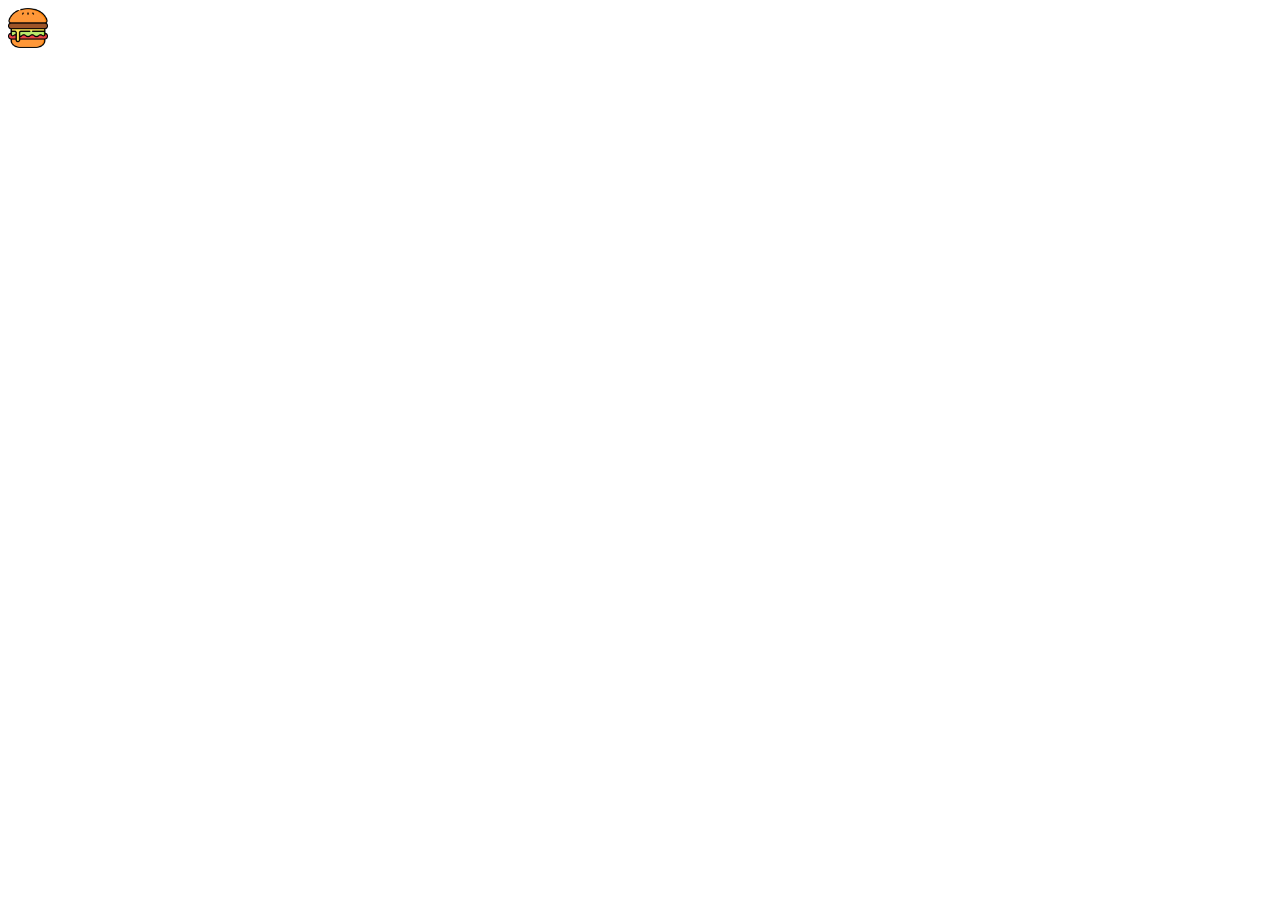
<file: index.html>
<!DOCTYPE html>
<html lang="en">
<head>
    <meta charset="UTF-8">
    <meta name="viewport" content="width=device-width, initial-scale=1.0">
    <title>Document</title>
    <link rel="stylesheet" href="./style1.css">
</head>
<body>
    <label for="checkbox"><img
        src="./bar.png"
        alt=""></label>
<input type="checkbox" id="checkbox">
<div class="content">
    <p class="cheese">cheese</p>
    <p class="onions">onions</p>
    <p class="ketchup">ketchup</p>
    <p class="chicken">chicken</p>
    </div>

</div>
</body>
</html>
</file>
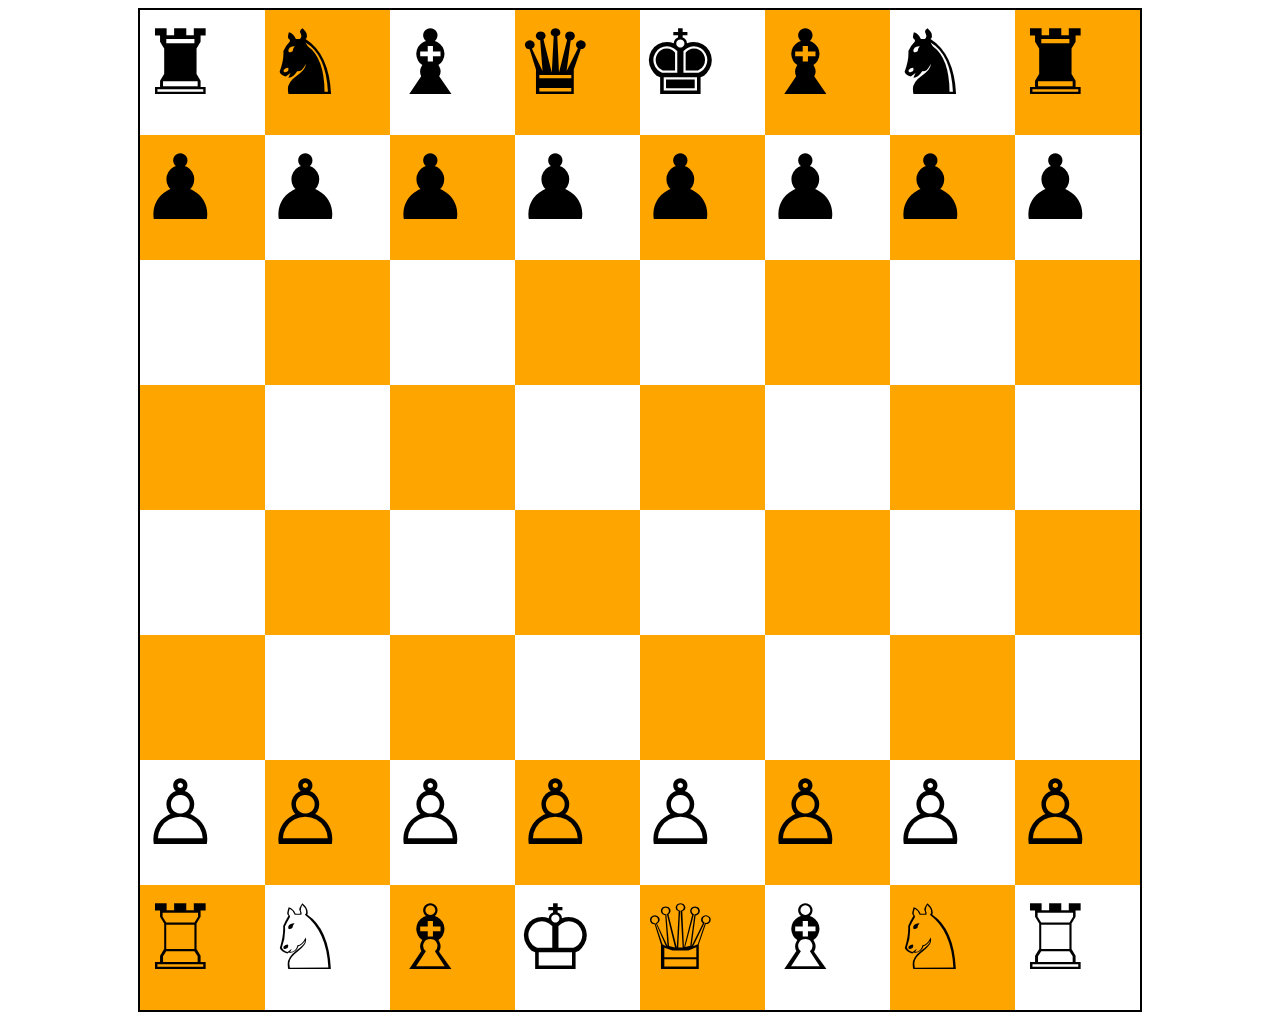
<file: chess.html>
<!DOCTYPE html>
<html lang="en">
<head>
    <meta charset="UTF-8">
    <meta name="viewport" content="width=device-width, initial-scale=1.0">
    <title>Document</title>
    <link rel="stylesheet" href="./style.css">
</head>
<body>
    <div id="outer">
        <div class="row">

            <div class="black">	&#9820;</div>
            <div class="white">	&#9822;</div>
            <div class="black">	&#9821;</div>
            <div class="white">	&#9819;</div>
            <div class="black">	&#9818;</div>
            <div class="white">	&#9821;</div>
            <div class="black">	&#9822;</div>
            <div class="white">	&#9820;</div>
        
        </div>

            <div class="row">
                <div class="white">	&#9823;</div>
                <div class="black">	&#9823;</div>
                <div class="white">	&#9823;</div>
                <div class="black">	&#9823;</div>
                <div class="white">	&#9823;</div>
                <div class="black">	&#9823;</div>
                <div class="white">	&#9823;</div>
                <div class="black">	&#9823;</div>
                </div>
                <div class="row">
                    <div class="black"></div>
                    <div class="white"></div>
                    <div class="black"></div>
                    <div class="white"></div>
                    <div class="black"></div>
                    <div class="white"></div>
                    <div class="black"></div>
                    <div class="white"></div>
                
                </div>
                <div class="row">
                    <div class="white"></div>
                    <div class="black"></div>
                    <div class="white"></div>
                    <div class="black"></div>
                    <div class="white"></div>
                    <div class="black"></div>
                    <div class="white"></div>
                    <div class="black"></div>
                    </div>
                    <div class="row">
                        <div class="black"></div>
                        <div class="white"></div>
                        <div class="black"></div>
                        <div class="white"></div>
                        <div class="black"></div>
                        <div class="white"></div>
                        <div class="black"></div>
                        <div class="white"></div>
                    
                    </div>
                    <div class="row">
                        <div class="white"></div>
                        <div class="black"></div>
                        <div class="white"></div>
                        <div class="black"></div>
                        <div class="white"></div>
                        <div class="black"></div>
                        <div class="white"></div>
                        <div class="black"></div>
                        </div>
                        <div class="row">
                            <div class="black">	&#9817;</div>
                            <div class="white">	&#9817;</div>
                            <div class="black">	&#9817;</div>
                            <div class="white">	&#9817;</div>
                            <div class="black">	&#9817;</div>
                            <div class="white">	&#9817;</div>
                            <div class="black">	&#9817;</div>
                            <div class="white">	&#9817;</div>
                        
                        </div>
                        <div class="row">
                            <div class="white">	&#9814;</div>
                            <div class="black">	&#9816;</div>
                            <div class="white">	&#9815;</div>
                            <div class="black">	&#9812;</div>
                            <div class="white">	&#9813;	</div>
                            <div class="black">	&#9815;</div>
                            <div class="white">	&#9816;</div>
                            <div class="black">	&#9814;</div>
                            </div>
                          </div>
                        </div>
                        </body>
                        </html>
</file>
<file: style1.css>
img {
    width: 40px;
}

#checkbox {
    display: none;
}

.content>p {
    background-color:deepskyblue;
    font-size: 1.5rem;
    padding: 10px;
    width: 300px;
    text-align: center;
    color: blueviolet;
}

.content {
    max-height: 0px;
    overflow: hidden;
    transition: 0.4s ease;
    
}

#checkbox:checked+.content {
    max-height: 300px;
}
.content:hover .content{
    display: none;
}
.cheese:hover{
    background-color:darkolivegreen;
    text-shadow: 2px 2px 3px white;
}
.onions:hover{
    background-color: fuchsia;
    text-shadow: 2px 2px 3px white;
}
.ketchup:hover{
    background-color:red;
    text-shadow: 2px 2px 3px white;
}
.chicken:hover{
    background-color:maroon;
    text-shadow: 2px 2px 3px white;
}
</file>
<file: style.css>
body{
    display: flex;
    align-items: center;
    justify-content: center;
}


#outer{
    height: 1000px;
    width: 1000px;
    border: 2px solid black;
}
.row{
    height: 125px;
    width: 1000px;
}
.black{
    height: 125px;
    width: 125px;
    background-color: white;
    float: left;
    font-size: 90px;
    
}
.white{
    height: 125px;
    width: 125px;
    background-color: orange;
    float: left;
    font-size: 90px;
}
</file>
